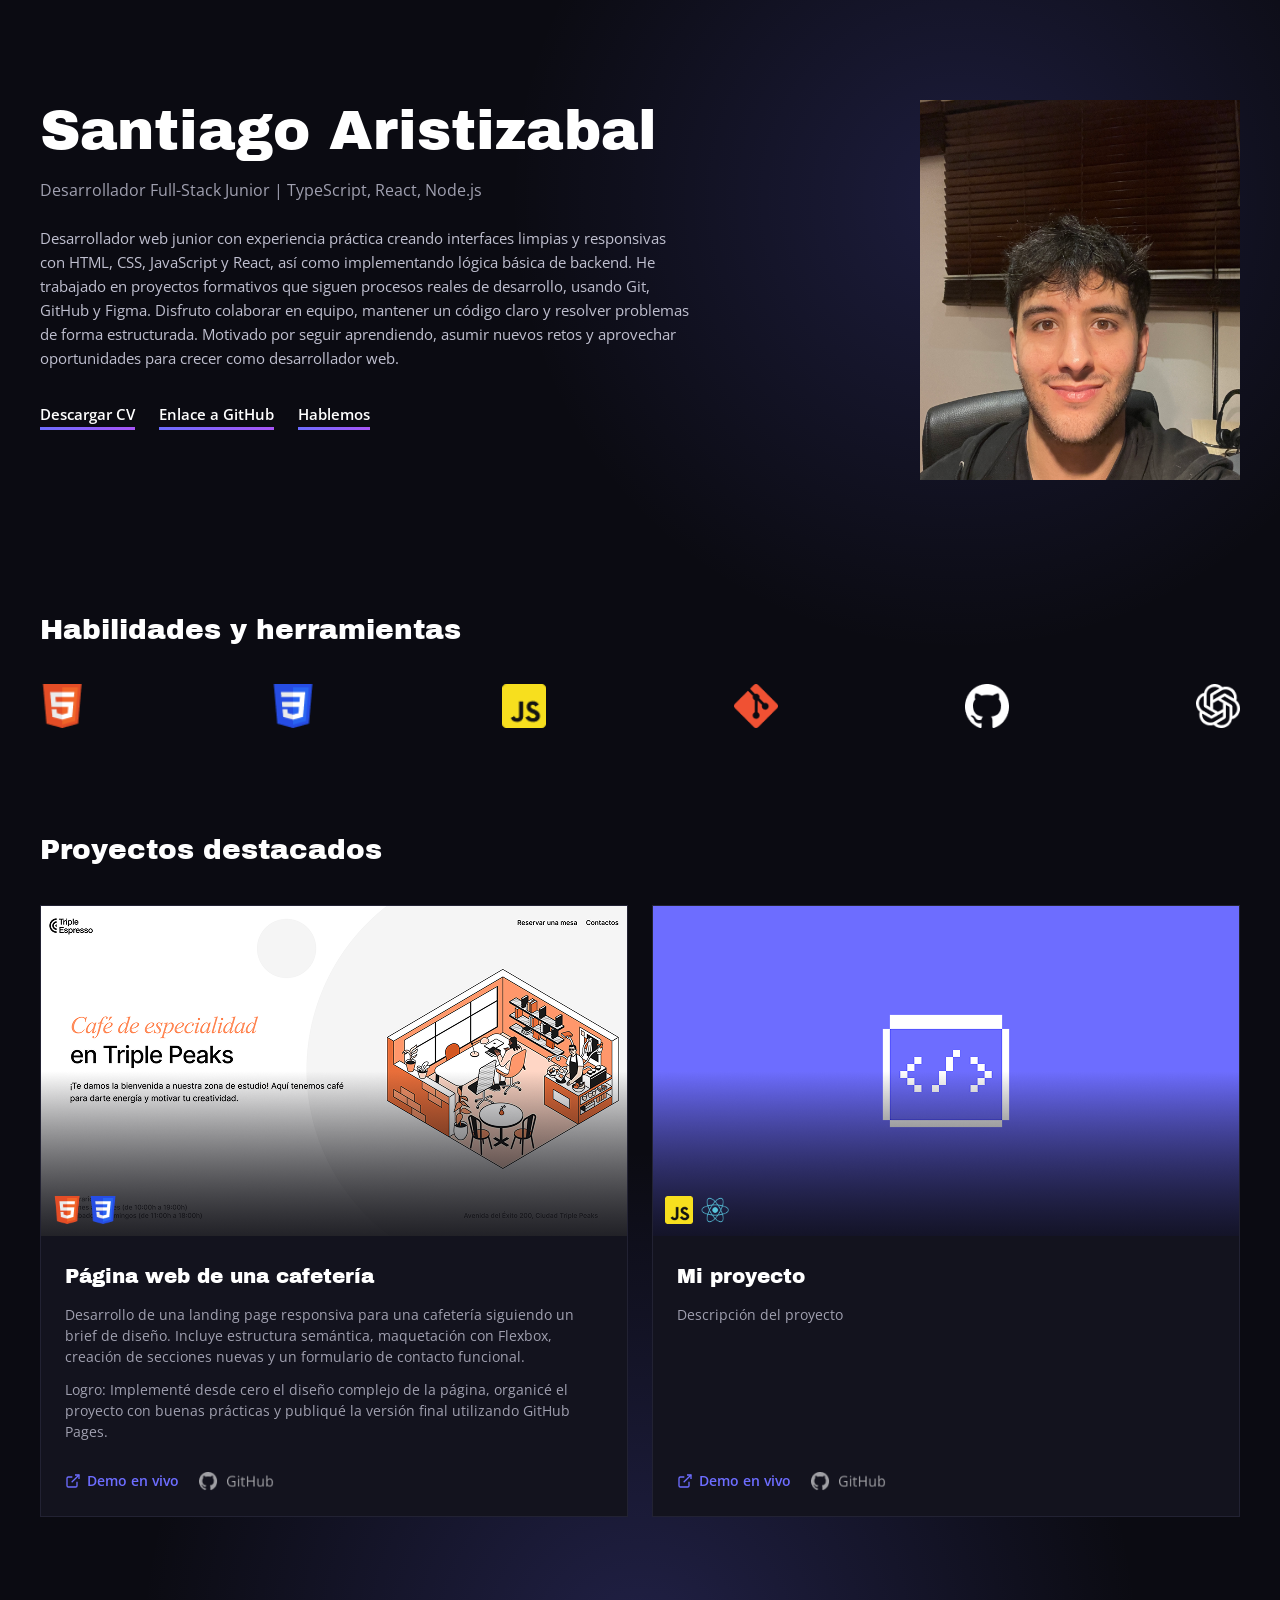
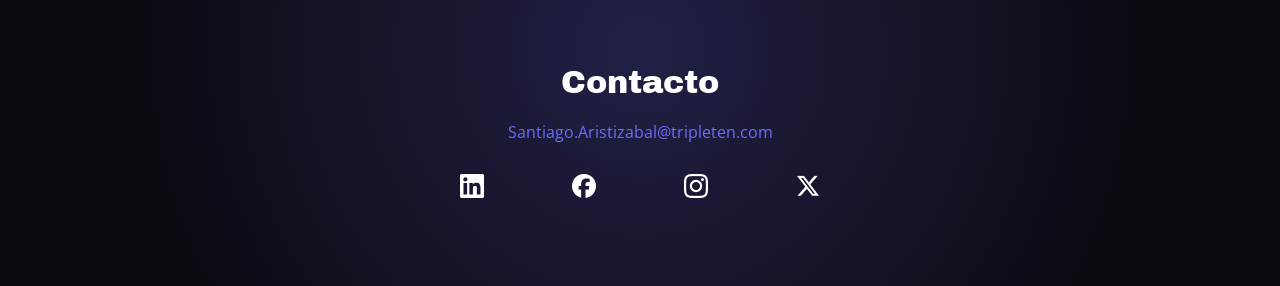
<file: index.html>
<!doctype html>
<html lang="es">
  <head>
    <meta charset="UTF-8" />
    <meta name="viewport" content="width=device-width, initial-scale=1.0" />
    <title>Santiago Aristizabal - Portafolio</title>
    <link rel="icon" type="image/x-icon" href="favicon.ico" />

    <link rel="preconnect" href="https://fonts.googleapis.com" />
    <link rel="preconnect" href="https://fonts.gstatic.com" crossorigin />
    <link
      href="https://fonts.googleapis.com/css2?family=Inter:wght@400;500;700&family=Noto+Serif:ital,wght@1,400&display=swap"
      rel="stylesheet"
    />

    <link rel="stylesheet" href="./styles/normalize.css" />
    <link rel="stylesheet" href="./styles/style.css" />
  </head>
  <body>
    <main class="page">
      <section class="hero">
        <div class="hero__container">
          <div class="hero__content">
            <h1 class="hero__title">Santiago Aristizabal</h1>
            <p class="hero__subtitle">
              Desarrollador Full-Stack Junior | TypeScript, React, Node.js
            </p>
            <p class="hero__description">
              Desarrollador web junior con experiencia práctica creando
              interfaces limpias y responsivas con HTML, CSS, JavaScript y
              React, así como implementando lógica básica de backend. He
              trabajado en proyectos formativos que siguen procesos reales de
              desarrollo, usando Git, GitHub y Figma. Disfruto colaborar en
              equipo, mantener un código claro y resolver problemas de forma
              estructurada. Motivado por seguir aprendiendo, asumir nuevos retos
              y aprovechar oportunidades para crecer como desarrollador web.
            </p>
            <div class="hero__actions">
              <a href="#" class="hero__action-link">Descargar CV</a>
              <a href="#" class="hero__action-link">Enlace a GitHub</a>
              <a href="#" class="hero__action-link">Hablemos</a>
            </div>
          </div>
          <div class="hero__image-wrapper">
            <img
              src="./images/img_3877.jpg"
              alt="Fotografía de Santiago Aristizabal"
              class="hero__image"
            />
          </div>
        </div>
      </section>

      <section class="skills">
        <h2 class="section-title">Habilidades y herramientas</h2>
        <ul class="skills__list">
          <li class="skills__item">
            <img
              src="./images/Frame 2087328168.png"
              alt="HTML5"
              class="skill-icon"
            />
          </li>
          <li class="skills__item">
            <img
              src="./images/Frame 2087328171.png"
              alt="CSS3"
              class="skill-icon"
            />
          </li>
          <li class="skills__item">
            <img
              src="./images/Frame 2087328169.png"
              alt="JavaScript"
              class="skill-icon"
            />
          </li>
          <li class="skills__item">
            <img
              src="./images/Group 2087326846.png"
              alt="Git"
              class="skill-icon"
            />
          </li>
          <li class="skills__item">
            <img
              src="./images/Group 2087326847.png"
              alt="GitHub"
              class="skill-icon"
            />
          </li>
          <li class="skills__item">
            <img
              src="./images/Group 2087326848.png"
              alt="ChatGPT"
              class="skill-icon"
            />
          </li>
        </ul>
      </section>

      <section class="projects">
        <h2 class="section-title">Proyectos destacados</h2>
        <div class="projects__grid">
          <article class="project-card">
            <div class="project-card__image-wrapper">
              <img
                src="./images/Rectangle 3.png"
                alt="Página web de una cafetería"
                class="project-card__image"
              />
              <div class="project-card__overlay"></div>
              <div class="project-card__tags">
                <img
                  src="./images/Frame 2087328168.png"
                  alt="HTML"
                  class="project-tag-icon"
                />
                <img
                  src="./images/Frame 2087328171.png"
                  alt="CSS"
                  class="project-tag-icon"
                />
              </div>
            </div>
            <div class="project-card__content">
              <div class="project-card__info">
                <h3 class="project-card__title">Página web de una cafetería</h3>
                <p class="project-card__description">
                  Desarrollo de una landing page responsiva para una cafetería
                  siguiendo un brief de diseño. Incluye estructura semántica,
                  maquetación con Flexbox, creación de secciones nuevas y un
                  formulario de contacto funcional.
                </p>
                <p class="project-card__achievement">
                  Logro: Implementé desde cero el diseño complejo de la página,
                  organicé el proyecto con buenas prácticas y publiqué la
                  versión final utilizando GitHub Pages.
                </p>
              </div>
              <div class="project-card__links">
                <a href="#" class="project-link">
                  <svg
                    class="project-link-icon"
                    viewBox="0 0 24 24"
                    fill="none"
                    stroke="currentColor"
                    stroke-width="2"
                  >
                    <path
                      d="M18 13v6a2 2 0 0 1-2 2H5a2 2 0 0 1-2-2V8a2 2 0 0 1 2-2h6"
                    ></path>
                    <polyline points="15 3 21 3 21 9"></polyline>
                    <line x1="10" y1="14" x2="21" y2="3"></line>
                  </svg>
                  Demo en vivo
                </a>
                <a href="#" class="project-link">
                  <img
                    src="./images/Group 2087326850.png"
                    alt="GitHub"
                    class="project-github-icon"
                  />
                </a>
              </div>
            </div>
          </article>

          <article class="project-card">
            <div class="project-card__image-wrapper">
              <img
                src="./images/Rectangle 5.png"
                alt="Vista previa de mi proyecto"
                class="project-card__image"
              />
              <div class="project-card__overlay"></div>
              <div class="project-card__tags">
                <img
                  src="./images/Frame 2087328169.png"
                  alt="JavaScript"
                  class="project-tag-icon"
                />
                <img
                  src="./images/Frame 2087328170.png"
                  alt="React"
                  class="project-tag-icon"
                />
              </div>
            </div>
            <div class="project-card__content">
              <div class="project-card__info">
                <h3 class="project-card__title">Mi proyecto</h3>
                <p class="project-card__description">
                  Descripción del proyecto
                </p>
              </div>
              <div class="project-card__links">
                <a href="#" class="project-link">
                  <svg
                    class="project-link-icon"
                    viewBox="0 0 24 24"
                    fill="none"
                    stroke="currentColor"
                    stroke-width="2"
                  >
                    <path
                      d="M18 13v6a2 2 0 0 1-2 2H5a2 2 0 0 1-2-2V8a2 2 0 0 1 2-2h6"
                    ></path>
                    <polyline points="15 3 21 3 21 9"></polyline>
                    <line x1="10" y1="14" x2="21" y2="3"></line>
                  </svg>
                  Demo en vivo
                </a>
                <a href="#" class="project-link">
                  <img
                    src="./images/Group 2087326850.png"
                    alt="GitHub"
                    class="project-github-icon"
                  />
                </a>
              </div>
            </div>
          </article>
        </div>
      </section>
    </main>

    <footer class="footer">
      <div class="footer__container">
        <h2 class="footer__title">Contacto</h2>
        <a
          href="mailto:Santiago.Aristizabal@tripleten.com"
          class="footer__email"
          >Santiago.Aristizabal@tripleten.com</a
        >
        <ul class="footer__socials">
          <li>
            <a href="#" aria-label="LinkedIn">
              <img
                src="./images/Linkedin-Negative.png"
                alt="LinkedIn"
                class="social-icon"
              />
            </a>
          </li>
          <li>
            <a href="#" aria-label="Facebook">
              <img
                src="./images/Facebook-Negative.png"
                alt="Facebook"
                class="social-icon"
              />
            </a>
          </li>
          <li>
            <a href="#" aria-label="Instagram">
              <img
                src="./images/Instagram-Negative.png"
                alt="Instagram"
                class="social-icon"
              />
            </a>
          </li>
          <li>
            <a href="#" aria-label="X">
              <img
                src="./images/X (Twitter)-Negative.png"
                alt="X"
                class="social-icon"
              />
            </a>
          </li>
        </ul>
      </div>
    </footer>
  </body>
</html>
</file>
<file: styles/style.css>
@font-face {
  font-family: "Archivo Black";
  src:
    url("../fonts/ArchivoBlack-Regular.woff2") format("woff2"),
    url("../fonts/ArchivoBlack-Regular.woff") format("woff");
  font-weight: 400;
  font-style: normal;
  font-display: swap;
}

@font-face {
  font-family: "Open Sans";
  src:
    url("../fonts/OpenSans-Regular.woff2") format("woff2"),
    url("../fonts/OpenSans-Regular.woff") format("woff");
  font-weight: 400;
  font-style: normal;
  font-display: swap;
}

@font-face {
  font-family: "Open Sans";
  src:
    url("../fonts/OpenSans-SemiBold.woff2") format("woff2"),
    url("../fonts/OpenSans-SemiBold.woff") format("woff");
  font-weight: 600;
  font-style: normal;
  font-display: swap;
}

@font-face {
  font-family: "Open Sans";
  src:
    url("../fonts/OpenSans-Bold.woff2") format("woff2"),
    url("../fonts/OpenSans-Bold.woff") format("woff");
  font-weight: 700;
  font-style: normal;
  font-display: swap;
}

:root {
  --bg-color: #0b0b12;
  --card-bg: #13131e;
  --primary-color: #6d6dff;
  --primary-hover: #8282ff;
  --text-main: #ffffff;
  --text-muted: #a0a0b0;
  --font-primary: "Open Sans", sans-serif;
  --font-heading: "Archivo Black", sans-serif;
}

body {
  background-color: var(--bg-color);
  color: var(--text-main);
  font-family: var(--font-primary);
  line-height: 1.6;
  margin: 0;
  overflow-x: hidden;
  background-image:
    radial-gradient(
      circle at 75% 200px,
      rgba(109, 109, 255, 0.18) 0%,
      transparent 450px
    ),
    radial-gradient(
      circle at 50% 1650px,
      rgba(109, 109, 255, 0.22) 0%,
      transparent 500px
    );
  background-repeat: no-repeat;
}

.page {
  max-width: 1200px;
  margin: 0 auto;
  padding: 0 40px;
}

.hero {
  padding: 100px 0 80px;
}

.hero__container {
  display: flex;
  justify-content: space-between;
  align-items: flex-start;
  gap: 60px;
}

.hero__content {
  max-width: 650px;
}

.hero__title {
  font-family: var(--font-heading);
  font-size: 56px;
  line-height: 1.1;
  margin: 0 0 16px 0;
  font-weight: 400;
}

.hero__subtitle {
  color: var(--text-muted);
  font-size: 16px;
  margin: 0 0 24px 0;
  line-height: 1.5;
}

.hero__description {
  color: #c0c0d0;
  font-size: 15px;
  margin: 0 0 32px 0;
  line-height: 1.6;
}

.hero__actions {
  display: flex;
  gap: 24px;
}

.hero__action-link {
  color: var(--text-main);
  text-decoration: none;
  font-weight: 600;
  font-size: 15px;
  padding-bottom: 4px;
  background: linear-gradient(90deg, #6d6dff 0%, #a855f7 100%);
  background-size: 100% 3px;
  background-repeat: no-repeat;
  background-position: bottom;
  transition: opacity 0.3s ease;
}

.hero__action-link:hover {
  opacity: 0.8;
}

.hero__image-wrapper {
  width: 320px;
  max-width: 100%;
  flex-shrink: 0;
}

.hero__image {
  width: 100%;
  height: 380px;
  object-fit: cover;
  object-position: center top;
  border-radius: 0;
}

.skills {
  padding: 40px 0 80px;
}

.section-title {
  font-family: var(--font-heading);
  font-size: 28px;
  margin: 0 0 32px 0;
  font-weight: 400;
  text-align: left;
}

.skills__list {
  display: flex;
  justify-content: space-between;
  align-items: center;
  flex-wrap: wrap;
  list-style: none;
  padding: 0;
  margin: 0;
}

.skills__item {
  display: flex;
  align-items: center;
  justify-content: center;
}

.skill-icon {
  width: 44px;
  height: 44px;
  object-fit: contain;
  transition: transform 0.2s ease;
}

.skill-icon:hover {
  transform: translateY(-4px);
}

.projects {
  padding: 20px 0 80px;
}

.projects__grid {
  display: flex;
  gap: 24px;
}

.project-card {
  background-color: var(--card-bg);
  border-radius: 0;
  overflow: hidden;
  display: flex;
  flex-direction: column;
  border: 1px solid #222233;
  width: calc((100% - 24px) / 2);
}

.project-card__image-wrapper {
  position: relative;
  width: 100%;
  aspect-ratio: 16 / 9;
  background-color: #2a2a3d;
  border-radius: 0;
  overflow: hidden;
}

.project-card__image {
  width: 100%;
  height: 100%;
  object-fit: cover;
}

.project-card__overlay {
  position: absolute;
  bottom: 0;
  left: 0;
  width: 100%;
  height: 50%;
  background: linear-gradient(
    180deg,
    transparent 0%,
    rgba(11, 11, 18, 0.8) 100%
  );
  z-index: 1;
}

.project-card__tags {
  position: absolute;
  bottom: 12px;
  left: 12px;
  display: flex;
  gap: 8px;
  z-index: 2;
}

.project-tag-icon {
  width: 28px;
  height: 28px;
  object-fit: contain;
}

.project-card__content {
  padding: 24px;
  display: flex;
  flex-direction: column;
  justify-content: space-between;
  flex-grow: 1;
  gap: 16px;
}

.project-card__info {
  flex-grow: 1;
}

.project-card__title {
  font-family: var(--font-heading);
  font-size: 20px;
  margin: 0 0 12px 0;
  font-weight: 400;
}

.project-card__description,
.project-card__achievement {
  font-size: 14px;
  color: var(--text-muted);
  line-height: 1.5;
  margin: 0 0 12px 0;
}

.project-card__links {
  display: flex;
  align-items: center;
  gap: 20px;
}

.project-link {
  color: var(--primary-color);
  text-decoration: none;
  font-size: 14px;
  font-weight: 600;
  display: inline-flex;
  align-items: center;
  gap: 6px;
  transition: color 0.3s ease;
}

.project-link:hover {
  color: var(--text-main);
}

.project-link-icon {
  width: 16px;
  height: 16px;
  flex-shrink: 0;
}

.project-github-icon {
  height: 20px;
  width: auto;
  object-fit: contain;
  transition:
    opacity 0.3s ease,
    transform 0.2s ease;
}

.project-github-icon:hover {
  opacity: 0.8;
  transform: translateY(-2px);
}

.footer {
  padding: 60px 0 80px;
  text-align: center;
  display: flex;
  justify-content: center;
}

.footer__container {
  width: 100%;
  max-width: 360px;
  margin: 0 auto;
  display: flex;
  flex-direction: column;
  align-items: center;
}

.footer__title {
  font-family: var(--font-heading);
  font-size: 32px;
  margin: 0 0 12px 0;
  font-weight: 400;
}

.footer__email {
  color: var(--primary-color);
  text-decoration: none;
  font-size: 16px;
  display: inline-block;
  margin-bottom: 28px;
  word-break: break-word;
  transition:
    color 0.3s ease,
    transform 0.3s ease,
    text-shadow 0.3s ease;
}

.footer__email:hover {
  color: var(--primary-hover);
  transform: scale(1.08) translateY(-2px);
  text-shadow: 0 0 12px rgba(109, 109, 255, 0.8);
}

.footer__socials {
  display: flex;
  justify-content: space-between;
  width: 100%;
  list-style: none;
  padding: 0;
  margin: 0;
}

.social-icon {
  width: 24px;
  height: 24px;
  object-fit: contain;
  transition: opacity 0.3s ease;
}

.social-icon:hover {
  opacity: 0.7;
}

@media screen and (max-width: 768px) {
  .page {
    padding: 0 24px;
  }

  .hero {
    padding: 40px 0 30px;
  }

  .hero__container {
    flex-direction: column-reverse;
    align-items: center;
    gap: 32px;
  }

  .hero__content {
    max-width: 100%;
    text-align: center;
  }

  .hero__title {
    font-size: 36px;
  }

  .hero__subtitle {
    font-size: 15px;
  }

  .hero__description {
    font-size: 14px;
  }

  .hero__actions {
    flex-direction: column;
    align-items: center;
    gap: 16px;
  }

  .hero__action-link {
    display: inline-block;
  }

  .hero__image-wrapper {
    width: 100%;
    max-width: 280px;
    margin: 0 auto;
  }

  .hero__image {
    width: 100%;
    height: auto;
    aspect-ratio: 4 / 5;
    object-fit: cover;
  }

  .section-title {
    text-align: center;
    font-size: 24px;
  }

  .skills__list {
    justify-content: center;
    gap: 20px 24px;
  }

  .projects__grid {
    flex-direction: column;
  }

  .project-card {
    width: 100%;
  }

  .footer__container {
    width: 100%;
    max-width: 280px;
  }

  .footer__title {
    font-size: 26px;
  }
}

@media screen and (max-width: 360px) {
  .page {
    padding: 0 16px;
  }

  .hero__title {
    font-size: 30px;
  }
}
</file>
